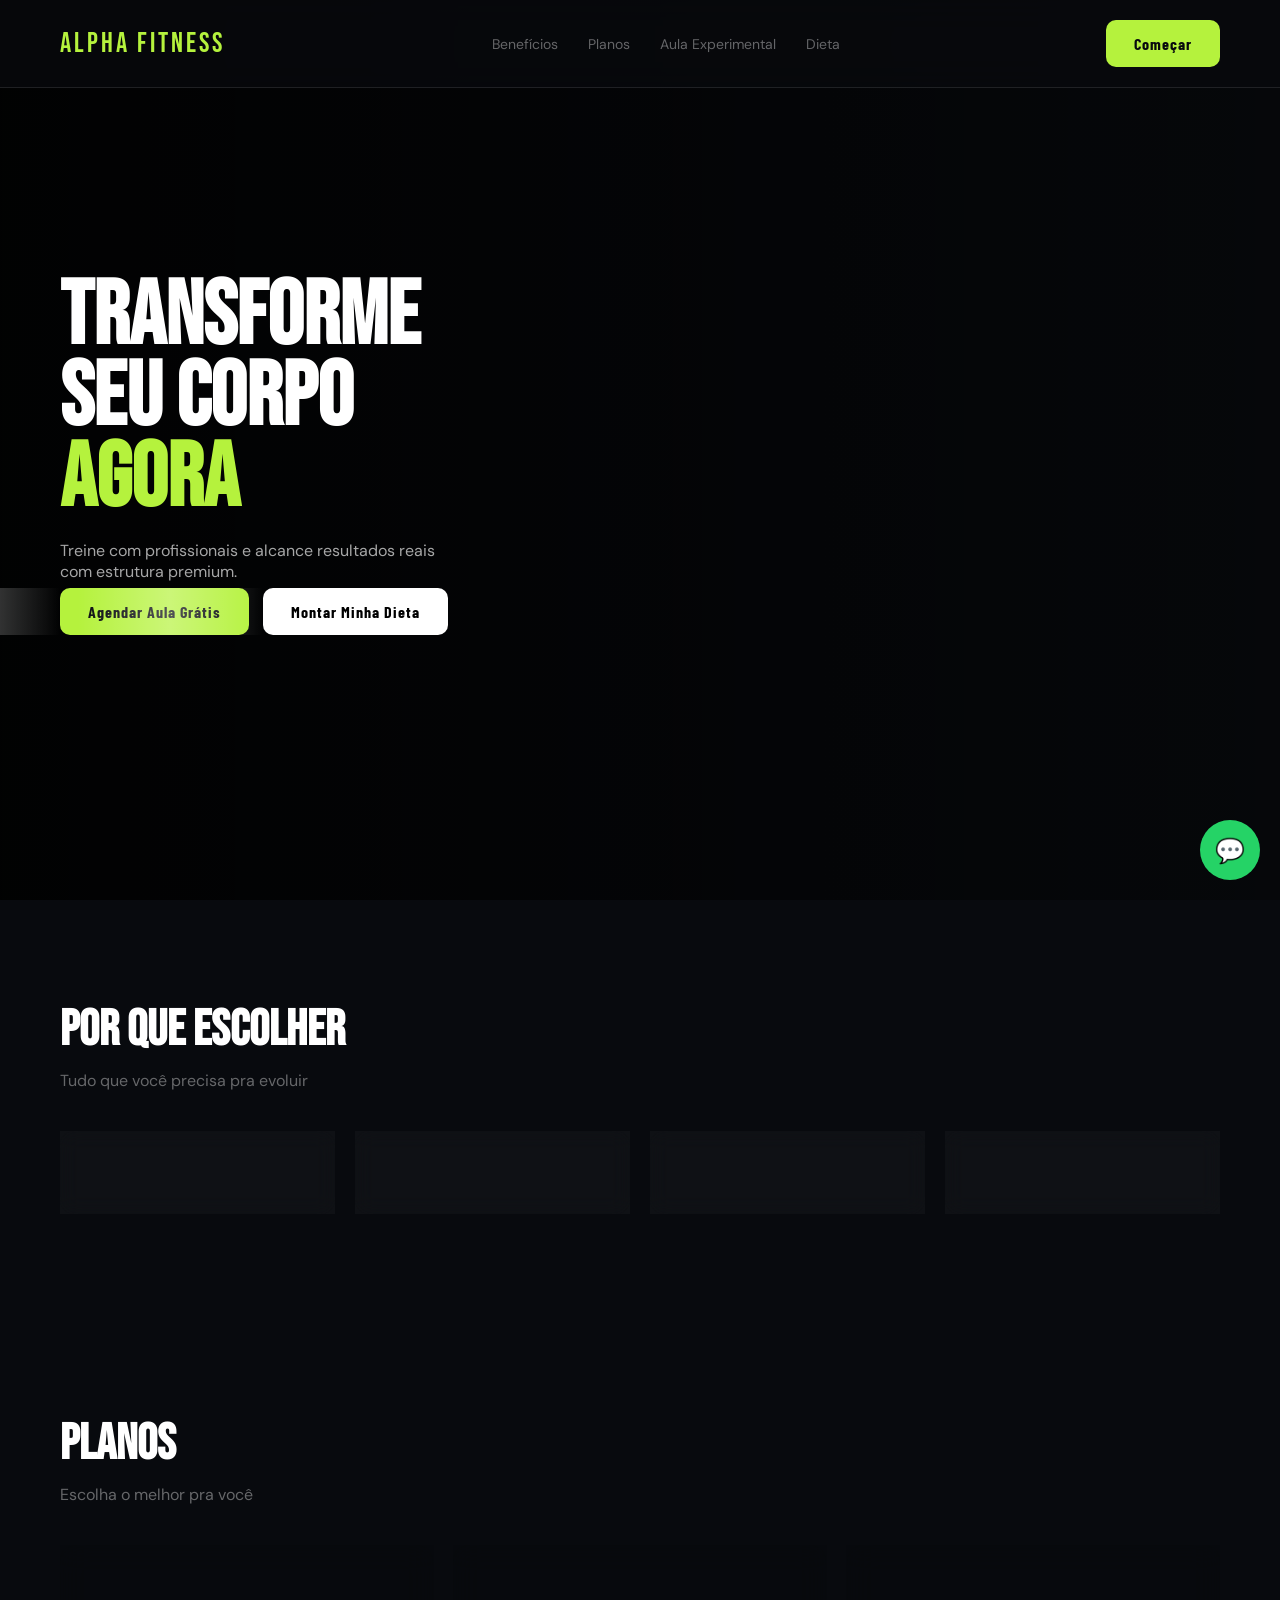
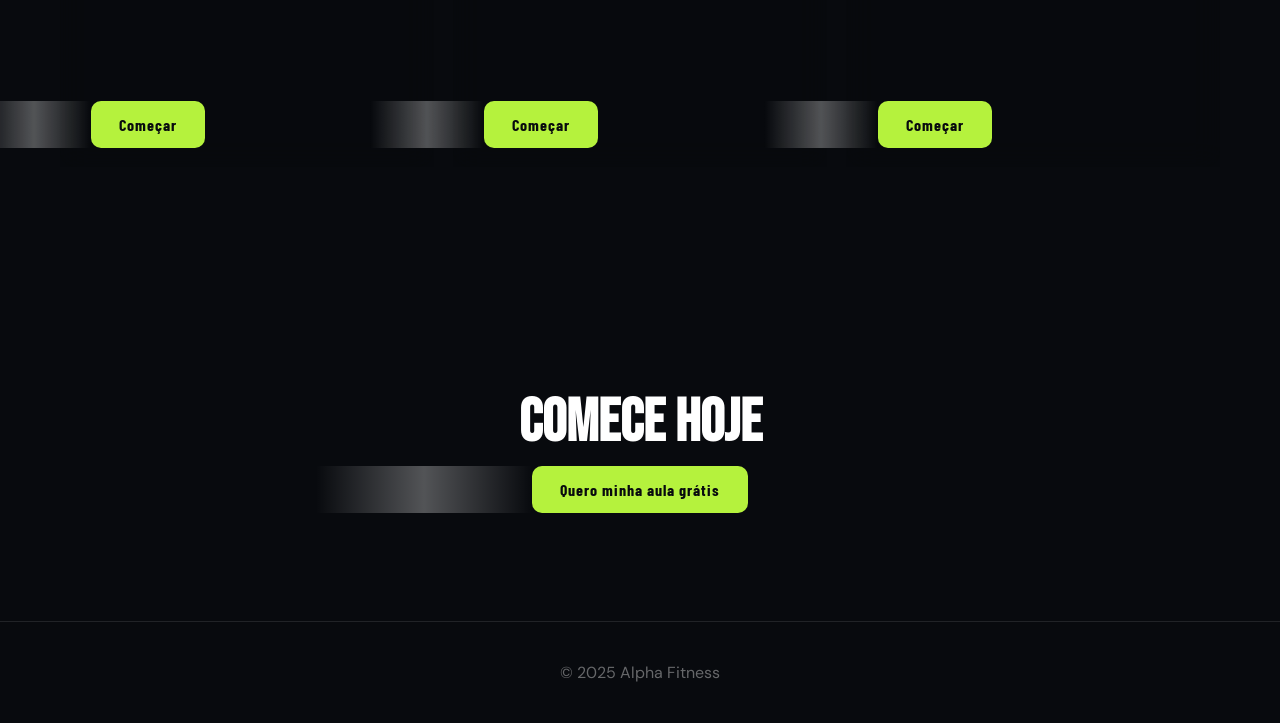
<file: index.html>
<!DOCTYPE html>
<html lang="pt-br">
<head>
<meta charset="UTF-8">
<meta name="viewport" content="width=device-width, initial-scale=1.0">

<title>Alpha Fitness</title>

<link href="https://fonts.googleapis.com/css2?family=Bebas+Neue&family=Barlow+Condensed:wght@400;600;700&family=DM+Sans:wght@300;400;500&display=swap" rel="stylesheet">
<link rel="stylesheet" href="style.css">

</head>



<body>

<nav>
  <div class="logo"><a href="index.html">Alpha Fitness</a> </div>
  <ul class="nav-links">
    <li><a href="#beneficios">Benefícios</a></li>
    <li><a href="#planos">Planos</a></li>
    <li><a href="agendamento.html">Aula Experimental</a></li>
    <li><a href="questionario.html">Dieta</a></li>
  </ul>
  <a href="agendamento.html" class="btn">Começar</a>
  <div class="menu-toggle" id="menuToggle">
  <span></span>
  <span></span>
  <span></span>
</div>
</nav>


<section class="hero">
  <div>
    <h1>Transforme<br>Seu Corpo<br><span>Agora</span></h1>
    <p>Treine com profissionais e alcance resultados reais com estrutura premium.</p>
    <a href="agendamento.html" class="btn">Agendar Aula Grátis</a>
    <a href="questionario.html" class="btn" style="margin-left:10px;background:#fff;color:#000;">
  Montar Minha Dieta
</a>
  </div>
</section>

<section class="section" id="beneficios">
  <h2 class="title">Por que escolher</h2>
  <p class="sub">Tudo que você precisa pra evoluir</p>

  <div class="grid">
    <div class="card">💪 Treinos personalizados</div>
    <div class="card">🔥 Resultados rápidos</div>
    <div class="card">❤️ Saúde e bem-estar</div>
    <div class="card">⚡ Mais energia</div>
  </div>
</section>

<section class="section" id="planos">
  <h2 class="title">Planos</h2>
  <p class="sub">Escolha o melhor pra você</p>

  <div class="grid">
    <div class="plan">
      <h3>Básico</h3>
      <div class="price">R$99,00</div>
      <p>Acesso simples</p>
      <br>
       <a href="questionario.html?plano=basico" class="btn">Começar</a>
    </div>

    <div class="plan">
      <h3>Intermediário</h3>
      <div class="price">R$129,00</div>
      <p>Aulas inclusas</p>
      <br>
      <a href="questionario.html?plano=intermediario" class="btn">Começar</a>
    </div>

    <div class="plan">
      <h3>Premium</h3>
      <div class="price">R$159,00</div>
      <p>Completo</p>
      <br>
       <a href="questionario.html?plano=premium" class="btn">Começar</a>
    </div>
  </div>
</section>

<section class="cta">
  <h2>Comece Hoje</h2>
  <br>
  <a href="agendamento.html" class="btn">Quero minha aula grátis</a>
</section>

<footer>
  © 2025 Alpha Fitness
</footer>

<div class="whats">💬</div>

<div id="pageTransition"></div>

<style>
#pageTransition{
  position:fixed;
  top:0;
  left:0;
  width:100%;
  height:100%;
  background:#080a0e;
  z-index:999;
  pointer-events:none;
  opacity:0;
  transition:.5s;
}

#pageTransition.active{
  opacity:1;
}
</style>

<script>
const transition = document.getElementById("pageTransition");

document.querySelectorAll("a").forEach(link=>{
  link.addEventListener("click",function(e){
    if(this.href && !this.href.includes("#")){
      e.preventDefault();
      transition.classList.add("active");

      setTimeout(()=>{
        window.location.href = this.href;
      },400);
    }
  });
});

window.addEventListener("load",()=>{
  transition.classList.remove("active");
});
</script>
<script>
const menuToggle = document.getElementById("menuToggle");
const navLinks = document.querySelector(".nav-links");

function toggleMenu(){
  menuToggle.classList.toggle("active");
  navLinks.classList.toggle("active");
}

function closeMenu(){
  menuToggle.classList.remove("active");
  navLinks.classList.remove("active");
}

menuToggle.addEventListener("click", toggleMenu);


document.querySelectorAll(".nav-links a").forEach(link=>{
  link.addEventListener("click", closeMenu);
});


document.addEventListener("click", (e)=>{
  if(!navLinks.contains(e.target) && !menuToggle.contains(e.target)){
    closeMenu();
  }
});
</script>

</body>
</html>
</file>
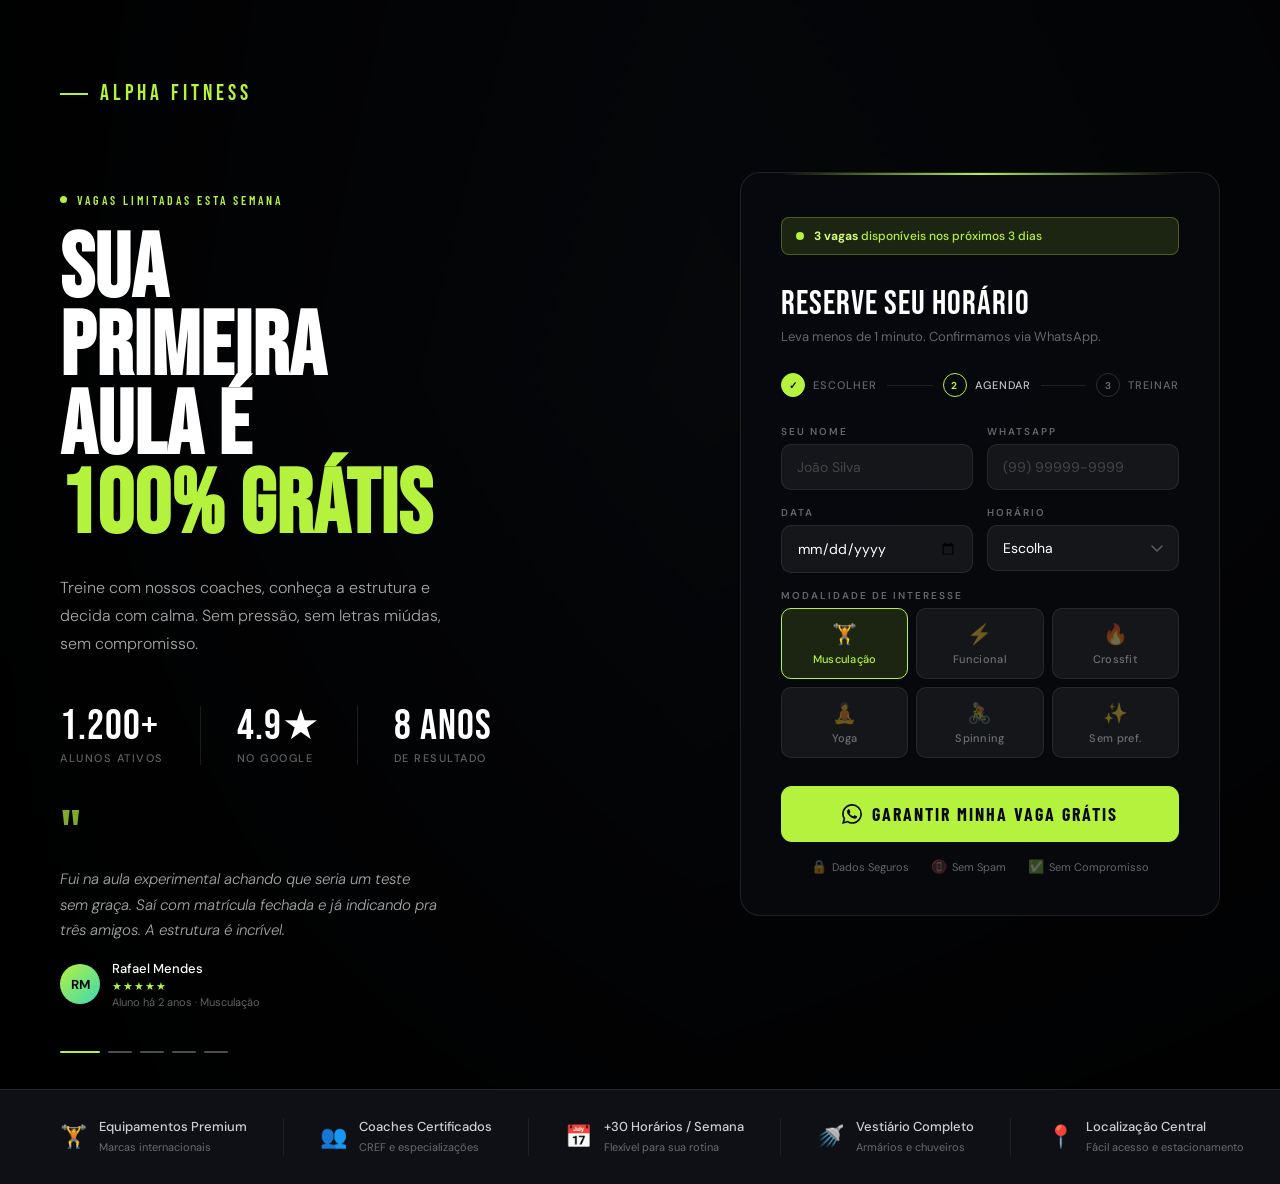
<file: agendamento.html>
<!DOCTYPE html>
<html lang="pt-br">
<head>
<meta charset="UTF-8">
<meta name="viewport" content="width=device-width, initial-scale=1.0">
<title>Aula Experimental Gratuita — Alpha Fitness</title>
<link href="https://fonts.googleapis.com/css2?family=Bebas+Neue&family=Barlow+Condensed:wght@400;600;700&family=DM+Sans:ital,wght@0,300;0,400;0,500;1,300&display=swap" rel="stylesheet">

<style>
*, *::before, *::after { box-sizing: border-box; margin: 0; padding: 0; }

:root {
  --lime: #b5f23d;
  --lime-dim: rgba(181,242,61,0.12);
  --lime-border: rgba(181,242,61,0.28);
  --white: #ffffff;
  --off: rgba(255,255,255,0.65);
  --muted: rgba(255,255,255,0.38);
  --line: rgba(255,255,255,0.1);
  --form-bg: rgba(8,10,14,0.88);
  --input-bg: rgba(255,255,255,0.06);
  --input-hover: rgba(255,255,255,0.1);
}


html { scroll-behavior: smooth; }
body { font-family: 'DM Sans', sans-serif; background: #080a0e; color: var(--white); overflow-x: hidden; }

/* ══ HERO ══ */
.hero {
  position: relative;
  min-height: 100vh;
  display: flex;
  align-items: stretch;
}

/* Slideshow */
.slides { position: absolute; inset: 0; overflow: hidden; }

.slide {
  position: absolute; inset: 0;
  background-size: cover;
  background-position: center;
  opacity: 0;
  transition: opacity 1.8s ease;
  animation: kenBurns 14s ease-in-out infinite;
}

.slide.active { opacity: 1; }
.nav-logo>a{

  text-decoration: none;
  color: var(--lime);
}

@keyframes kenBurns {
  0%   { transform: scale(1.05) translateX(0); }
  100% { transform: scale(1.0) translateX(-1%); }
}

.slide-1 { background-image: url('https://images.unsplash.com/photo-1517836357463-d25dfeac3438?w=1800&auto=format&fit=crop&q=80'); }
.slide-2 { background-image: url('https://images.unsplash.com/photo-1581009146145-b5ef050c2e1e?w=1800&auto=format&fit=crop&q=80'); }
.slide-3 { background-image: url('https://images.unsplash.com/photo-1534258936925-c58bed479fcb?w=1800&auto=format&fit=crop&q=80'); }
.slide-4 { background-image: url('https://images.unsplash.com/photo-1549060279-7e168fcee0c2?w=1800&auto=format&fit=crop&q=80'); }
.slide-5 { background-image: url('https://images.unsplash.com/photo-1583454110551-21f2fa2afe61?w=1800&auto=format&fit=crop&q=80'); }

/* Equinox-style layered overlay */
.overlay {
  position: absolute; inset: 0;
  background:
    linear-gradient(to right, rgba(0,0,0,0.88) 0%, rgba(0,0,0,0.25) 55%, rgba(0,0,0,0.55) 100%),
    linear-gradient(to bottom, rgba(0,0,0,0.15) 0%, transparent 35%, rgba(0,0,0,0.65) 100%);
  z-index: 1;
}

/* Slide dots */
.slide-dots {
  position: absolute;
  bottom: 36px; left: 60px;
  display: flex; gap: 8px;
  z-index: 10;
}

.dot {
  width: 24px; height: 2px;
  background: rgba(255,255,255,0.3);
  border-radius: 2px;
  cursor: pointer;
  transition: background 0.3s, width 0.35s;
}
.dot.active { background: var(--lime); width: 40px; }

/* ══ LAYOUT ══ */
.content {
  position: relative; z-index: 2;
  display: grid;
  grid-template-columns: 1fr 480px;
  width: 100%; padding: 0 60px;
  gap: 80px; align-items: center;
}

/* ══ LEFT ══ */
.copy { padding: 80px 0; }

.nav-logo {
  font-family: 'Bebas Neue', sans-serif;
  font-size: 22px; letter-spacing: 4px;
  margin-bottom: 80px;
  display: flex; align-items: center; gap: 12px;
}
.nav-logo span { display: block; width: 28px; height: 2px; background: var(--lime); }

.eyebrow {
  display: inline-flex; align-items: center; gap: 10px;
  font-family: 'Barlow Condensed', sans-serif;
  font-size: 12px; font-weight: 600; letter-spacing: 3px;
  text-transform: uppercase; color: var(--lime); margin-bottom: 24px;
}
.eyebrow::before {
  content: ''; display: block;
  width: 7px; height: 7px;
  background: var(--lime); border-radius: 50%;
  animation: blink 2s ease-in-out infinite;
}
@keyframes blink { 0%,100%{opacity:1} 50%{opacity:0.3} }

.headline {
  font-family: 'Bebas Neue', sans-serif;
  font-size: clamp(64px, 7vw, 104px);
  line-height: 0.88; letter-spacing: 1px; margin-bottom: 28px;
}
.headline .accent { color: var(--lime); }

.subhead {
  font-size: 16px; font-weight: 300; line-height: 1.75;
  color: var(--off); max-width: 400px; margin-bottom: 48px;
}

/* Stats */
.stats { display: flex; gap: 0; margin-bottom: 52px; }

.stat { padding-right: 36px; margin-right: 36px; border-right: 1px solid var(--line); }
.stat:last-child { border-right: none; margin-right: 0; padding-right: 0; }

.stat-num {
  font-family: 'Bebas Neue', sans-serif;
  font-size: 42px; color: var(--white);
  letter-spacing: 1px; line-height: 1; display: block;
}
.stat-label {
  font-size: 11px; font-weight: 500;
  text-transform: uppercase; letter-spacing: 1.5px;
  color: var(--muted); display: block; margin-top: 3px;
}

/* Testimonial */
.testimonial { max-width: 380px; }

.quote-mark {
  font-family: 'Bebas Neue', sans-serif;
  font-size: 64px; color: var(--lime);
  line-height: 0.6; display: block; margin-bottom: 12px; opacity: 0.7;
}
.quote-text {
  font-size: 15px; font-style: italic; font-weight: 300;
  line-height: 1.7; color: var(--off); margin-bottom: 16px;
}
.quote-author { display: flex; align-items: center; gap: 12px; }

.avatar {
  width: 40px; height: 40px; border-radius: 50%;
  background: linear-gradient(135deg, var(--lime), #3dd9b5);
  display: flex; align-items: center; justify-content: center;
  font-size: 13px; font-weight: 700; color: #080a0e; flex-shrink: 0;
}
.author-name { font-size: 13px; font-weight: 500; }
.author-sub  { font-size: 11px; color: var(--muted); margin-top: 2px; }
.stars { color: var(--lime); font-size: 11px; letter-spacing: 1px; margin-top: 2px; }

/* ══ FORM PANEL ══ */
.form-panel {
  background: var(--form-bg);
  backdrop-filter: blur(24px);
  -webkit-backdrop-filter: blur(24px);
  border: 1px solid var(--line);
  border-radius: 20px;
  padding: 44px 40px 40px;
  margin: 48px 0;
  position: relative; overflow: hidden;
}

.form-panel::before {
  content: '';
  position: absolute; top: 0; left: 40px; right: 40px;
  height: 2px;
  background: linear-gradient(90deg, transparent, var(--lime), transparent);
}

.urgency-strip {
  display: flex; align-items: center; gap: 10px;
  background: var(--lime-dim); border: 1px solid var(--lime-border);
  border-radius: 8px; padding: 10px 14px; margin-bottom: 28px;
  font-size: 12px; color: var(--lime); font-weight: 500;
}
.urgency-strip strong { color: #d4ff7a; }
.urgency-dot {
  width: 8px; height: 8px; background: var(--lime);
  border-radius: 50%; flex-shrink: 0;
  animation: blink 1.5s ease-in-out infinite;
}

.form-title {
  font-family: 'Bebas Neue', sans-serif;
  font-size: 34px; letter-spacing: 1px; margin-bottom: 4px;
}
.form-sub { font-size: 13px; color: var(--muted); margin-bottom: 28px; }

/* Steps */
.steps { display: flex; align-items: center; margin-bottom: 28px; }
.stp {
  display: flex; align-items: center; gap: 8px;
  font-size: 11px; font-weight: 500;
  text-transform: uppercase; letter-spacing: 1px; color: var(--muted);
}
.stp-n {
  width: 24px; height: 24px; border-radius: 50%;
  border: 1px solid rgba(255,255,255,0.15);
  display: flex; align-items: center; justify-content: center;
  font-size: 10px; font-weight: 700; flex-shrink: 0;
}
.stp.done .stp-n  { background: var(--lime); border-color: var(--lime); color: #080a0e; }
.stp.active .stp-n { border-color: var(--lime); color: var(--lime); }
.stp.active { color: rgba(255,255,255,0.75); }
.stp-line { flex: 1; height: 1px; background: rgba(255,255,255,0.1); margin: 0 10px; }

/* Fields */
.form-rows { display: flex; flex-direction: column; gap: 16px; }
.grid2 { display: grid; grid-template-columns: 1fr 1fr; gap: 14px; }
.full  { grid-column: 1 / -1; }
.fg { display: flex; flex-direction: column; gap: 6px; }

label.lbl {
  font-size: 10px; font-weight: 600;
  text-transform: uppercase; letter-spacing: 2px; color: var(--muted);
}

input, select {
  width: 100%; background: var(--input-bg);
  border: 1px solid rgba(255,255,255,0.08);
  border-radius: 10px; padding: 13px 15px;
  color: var(--white); font-family: 'DM Sans', sans-serif;
  font-size: 14px; outline: none;
  -webkit-appearance: none; appearance: none;
  transition: border-color 0.2s, background 0.2s, box-shadow 0.2s;
}
input::placeholder { color: rgba(255,255,255,0.2); }
input:hover, select:hover { background: var(--input-hover); }
input:focus, select:focus {
  border-color: var(--lime-border);
  background: rgba(181,242,61,0.05);
  box-shadow: 0 0 0 3px rgba(181,242,61,0.07);
}
select {
  background-image: url("data:image/svg+xml,%3Csvg xmlns='http://www.w3.org/2000/svg' width='12' height='7' viewBox='0 0 12 7'%3E%3Cpath d='M1 1l5 5 5-5' stroke='rgba(255,255,255,0.3)' stroke-width='1.5' fill='none' stroke-linecap='round' stroke-linejoin='round'/%3E%3C/svg%3E");
  background-repeat: no-repeat; background-position: right 15px center;
  padding-right: 40px; cursor: pointer;
}
select option { background: #111318; color: #fff; }

/* Modalidades */
.mods { display: grid; grid-template-columns: repeat(3,1fr); gap: 8px; }
.mod {
  background: var(--input-bg); border: 1px solid rgba(255,255,255,0.08);
  border-radius: 10px; padding: 12px 6px; text-align: center;
  cursor: pointer; transition: all 0.18s; font-size: 11px;
  font-weight: 500; color: var(--muted); user-select: none; letter-spacing: 0.3px;
}
.mod .mi { display: block; font-size: 20px; margin-bottom: 5px; }
.mod:hover { border-color: var(--lime-border); color: rgba(255,255,255,0.8); background: var(--lime-dim); }
.mod.on   { border-color: var(--lime); background: var(--lime-dim); color: var(--lime); }

/* CTA */
.btn {
  width: 100%; background: var(--lime); color: #080a0e;
  border: none; border-radius: 11px; padding: 17px 24px;
  font-family: 'Barlow Condensed', sans-serif;
  font-size: 18px; font-weight: 700; letter-spacing: 2px;
  text-transform: uppercase; cursor: pointer;
  display: flex; align-items: center; justify-content: center; gap: 10px;
  margin-top: 28px; position: relative; overflow: hidden;
  transition: background 0.2s, transform 0.15s;
}
.btn::after {
  content: ''; position: absolute;
  top: 0; left: -100%; width: 100%; height: 100%;
  background: linear-gradient(90deg, transparent, rgba(255,255,255,0.25), transparent);
  transition: left 0.45s;
}
.btn:hover { background: #ccff52; transform: translateY(-1px); }
.btn:hover::after { left: 100%; }
.btn:active { transform: scale(0.99); }

.trust { display: flex; justify-content: center; gap: 22px; margin-top: 16px; }
.ti { display: flex; align-items: center; gap: 5px; font-size: 11px; color: var(--muted); }
.ti .ic { font-size: 13px; }

/* ══ STRIP ══ */
.strip {
  background: #0e1015; border-top: 1px solid var(--line);
  padding: 28px 60px; display: flex; align-items: center;
  gap: 0; overflow-x: auto;
}
.strip-item {
  display: flex; align-items: center; gap: 12px;
  padding: 0 36px; border-right: 1px solid rgba(255,255,255,0.07);
  flex-shrink: 0; white-space: nowrap;
}
.strip-item:first-child { padding-left: 0; }
.strip-item:last-child  { border-right: none; }
.strip-icon { font-size: 22px; }
.strip-text p    { font-size: 13px; font-weight: 500; color: rgba(255,255,255,0.8); }
.strip-text span { font-size: 11px; color: var(--muted); }

/* ══ RESPONSIVE ══ */
@media (max-width: 1000px) {
  .content { grid-template-columns: 1fr; padding: 0 28px; gap: 0; }
  .copy { padding: 60px 0 40px; }
  .nav-logo { margin-bottom: 48px; }
  .headline { font-size: clamp(60px, 12vw, 80px); }
  .form-panel { margin: 0 0 60px 0; }
  .slide-dots { left: 28px; }
  .stats { flex-wrap: wrap; gap: 24px; }
  .stat { border-right: none; padding-right: 0; margin-right: 0; }
  .overlay { background: linear-gradient(to bottom, rgba(0,0,0,0.25) 0%, rgba(0,0,0,0.75) 100%); }
  .strip { padding: 20px 28px; }
}

@media (max-width: 480px) {
  .grid2 { grid-template-columns: 1fr; }
  .mods  { grid-template-columns: repeat(3,1fr); gap: 6px; }
  .form-panel { padding: 32px 24px 28px; }
  .trust { flex-wrap: wrap; gap: 12px; }
  .strip-item { padding: 0 20px; }
}

/* ══ ENTRANCE ANIMATIONS ══ */
@keyframes fadeUp {
  from { opacity:0; transform: translateY(22px); }
  to   { opacity:1; transform: translateY(0); }
}
.eyebrow     { animation: fadeUp 0.7s 0.1s both; }
.headline    { animation: fadeUp 0.7s 0.2s both; }
.subhead     { animation: fadeUp 0.7s 0.3s both; }
.stats       { animation: fadeUp 0.7s 0.4s both; }
.testimonial { animation: fadeUp 0.7s 0.5s both; }
.form-panel  { animation: fadeUp 0.7s 0.25s both; }
</style>
</head>

<body>

<div class="hero">

  <div class="slides">
    <div class="slide slide-1 active"></div>
    <div class="slide slide-2"></div>
    <div class="slide slide-3"></div>
    <div class="slide slide-4"></div>
    <div class="slide slide-5"></div>
  </div>

  <div class="overlay"></div>

  <div class="slide-dots" id="dots">
    <div class="dot active" data-i="0"></div>
    <div class="dot" data-i="1"></div>
    <div class="dot" data-i="2"></div>
    <div class="dot" data-i="3"></div>
    <div class="dot" data-i="4"></div>
  </div>

  <div class="content">

    <!-- LEFT: COPY -->
    <div class="copy">

      <div class="nav-logo"><span></span><a href="index.html">Alpha Fitness</a> </div>

      <div class="eyebrow">Vagas Limitadas Esta Semana</div>

      <h1 class="headline">
        Sua<br>Primeira<br>Aula É<br>
        <span class="accent">100% Grátis</span>
      </h1>

      <p class="subhead">
        Treine com nossos coaches, conheça a estrutura e decida com calma. Sem pressão, sem letras miúdas, sem compromisso.
      </p>

      <div class="stats">
        <div class="stat">
          <span class="stat-num">1.200+</span>
          <span class="stat-label">Alunos Ativos</span>
        </div>
        <div class="stat">
          <span class="stat-num">4.9★</span>
          <span class="stat-label">No Google</span>
        </div>
        <div class="stat">
          <span class="stat-num">8 anos</span>
          <span class="stat-label">De Resultado</span>
        </div>
      </div>

      <div class="testimonial">
        <span class="quote-mark">"</span>
        <p class="quote-text">Fui na aula experimental achando que seria um teste sem graça. Saí com matrícula fechada e já indicando pra três amigos. A estrutura é incrível.</p>
        <div class="quote-author">
          <div class="avatar">RM</div>
          <div>
            <div class="author-name">Rafael Mendes</div>
            <div class="stars">★★★★★</div>
            <div class="author-sub">Aluno há 2 anos · Musculação</div>
          </div>
        </div>
      </div>

    </div>

    <!-- RIGHT: FORM -->
    <div class="form-panel">

      <div class="urgency-strip">
        <div class="urgency-dot"></div>
        <span><strong>3 vagas</strong> disponíveis nos próximos 3 dias</span>
      </div>

      <div class="form-title">Reserve Seu Horário</div>
      <div class="form-sub">Leva menos de 1 minuto. Confirmamos via WhatsApp.</div>

      <div class="steps">
        <div class="stp done"><div class="stp-n">✓</div><span>Escolher</span></div>
        <div class="stp-line"></div>
        <div class="stp active"><div class="stp-n">2</div><span>Agendar</span></div>
        <div class="stp-line"></div>
        <div class="stp"><div class="stp-n">3</div><span>Treinar</span></div>
      </div>

      <form id="form">
        <div class="form-rows">

          <div class="grid2">
            <div class="fg">
              <label class="lbl">Seu nome</label>
              <input type="text" id="nome" placeholder="João Silva" required>
            </div>
            <div class="fg">
              <label class="lbl">WhatsApp</label>
              <input type="tel" id="tel" placeholder="(99) 99999-9999" required>
            </div>
          </div>

          <div class="grid2">
            <div class="fg">
              <label class="lbl">Data</label>
              <input type="date" id="data" required>
            </div>
            <div class="fg">
              <label class="lbl">Horário</label>
              <select id="hora" required>
                <option value="" disabled selected>Escolha</option>
                <option value="06:00">06:00 — Manhã Cedo</option>
                <option value="07:00">07:00 — Manhã</option>
                <option value="08:00">08:00 — Manhã</option>
                <option value="09:00">09:00 — Manhã</option>
                <option value="10:00">10:00 — Manhã</option>
                <option value="12:00">12:00 — Almoço</option>
                <option value="17:00">17:00 — Tarde</option>
                <option value="18:00">18:00 — Tarde</option>
                <option value="19:00">19:00 — Prime Time 🔥</option>
                <option value="20:00">20:00 — Noite</option>
                <option value="21:00">21:00 — Noite</option>
              </select>
            </div>
          </div>

          <div class="fg full">
            <label class="lbl">Modalidade de interesse</label>
            <div class="mods" id="mods">
              <div class="mod on" data-m="Musculação"><span class="mi">🏋️</span>Musculação</div>
              <div class="mod" data-m="Funcional"><span class="mi">⚡</span>Funcional</div>
              <div class="mod" data-m="Crossfit"><span class="mi">🔥</span>Crossfit</div>
              <div class="mod" data-m="Yoga"><span class="mi">🧘</span>Yoga</div>
              <div class="mod" data-m="Spinning"><span class="mi">🚴</span>Spinning</div>
              <div class="mod" data-m="Sem preferência"><span class="mi">✨</span>Sem pref.</div>
            </div>
          </div>

        </div>

        <button type="submit" class="btn">
          <svg width="20" height="20" viewBox="0 0 24 24" fill="currentColor">
            <path d="M17.472 14.382c-.297-.149-1.758-.867-2.03-.967-.273-.099-.471-.148-.67.15-.197.297-.767.966-.94 1.164-.173.199-.347.223-.644.075-.297-.15-1.255-.463-2.39-1.475-.883-.788-1.48-1.761-1.653-2.059-.173-.297-.018-.458.13-.606.134-.133.298-.347.446-.52.149-.174.198-.298.298-.497.099-.198.05-.371-.025-.52-.075-.149-.669-1.612-.916-2.207-.242-.579-.487-.5-.669-.51-.173-.008-.371-.01-.57-.01-.198 0-.52.074-.792.372-.272.297-1.04 1.016-1.04 2.479 0 1.462 1.065 2.875 1.213 3.074.149.198 2.096 3.2 5.077 4.487.709.306 1.262.489 1.694.625.712.227 1.36.195 1.871.118.571-.085 1.758-.719 2.006-1.413.248-.694.248-1.289.173-1.413-.074-.124-.272-.198-.57-.347m-5.421 7.403h-.004a9.87 9.87 0 01-5.031-1.378l-.361-.214-3.741.982.998-3.648-.235-.374a9.86 9.86 0 01-1.51-5.26c.001-5.45 4.436-9.884 9.888-9.884 2.64 0 5.122 1.03 6.988 2.898a9.825 9.825 0 012.893 6.994c-.003 5.45-4.437 9.884-9.885 9.884m8.413-18.297A11.815 11.815 0 0012.05 0C5.495 0 .16 5.335.157 11.892c0 2.096.547 4.142 1.588 5.945L.057 24l6.305-1.654a11.882 11.882 0 005.683 1.448h.005c6.554 0 11.89-5.335 11.893-11.893a11.821 11.821 0 00-3.48-8.413Z"/>
          </svg>
          Garantir Minha Vaga Grátis
        </button>

        <div class="trust">
          <div class="ti"><span class="ic">🔒</span> Dados Seguros</div>
          <div class="ti"><span class="ic">📵</span> Sem Spam</div>
          <div class="ti"><span class="ic">✅</span> Sem Compromisso</div>
        </div>
      </form>

    </div>
  </div>

</div>

<!-- Benefits strip -->
<div class="strip">
  <div class="strip-item">
    <div class="strip-icon">🏋️</div>
    <div class="strip-text"><p>Equipamentos Premium</p><span>Marcas internacionais</span></div>
  </div>
  <div class="strip-item">
    <div class="strip-icon">👥</div>
    <div class="strip-text"><p>Coaches Certificados</p><span>CREF e especializações</span></div>
  </div>
  <div class="strip-item">
    <div class="strip-icon">📅</div>
    <div class="strip-text"><p>+30 Horários / Semana</p><span>Flexível para sua rotina</span></div>
  </div>
  <div class="strip-item">
    <div class="strip-icon">🚿</div>
    <div class="strip-text"><p>Vestiário Completo</p><span>Armários e chuveiros</span></div>
  </div>
  <div class="strip-item">
    <div class="strip-icon">📍</div>
    <div class="strip-text"><p>Localização Central</p><span>Fácil acesso e estacionamento</span></div>
  </div>
</div>

<script>
// ── SLIDESHOW ──
const slides = document.querySelectorAll('.slide');
const dots   = document.querySelectorAll('.dot');
let cur = 0, timer;

function goTo(n) {
  slides[cur].classList.remove('active');
  dots[cur].classList.remove('active');
  cur = n;
  slides[cur].classList.add('active');
  dots[cur].classList.add('active');
}
function next() { goTo((cur + 1) % slides.length); }
timer = setInterval(next, 6000);
dots.forEach(d => d.addEventListener('click', () => {
  clearInterval(timer);
  goTo(+d.dataset.i);
  timer = setInterval(next, 6000);
}));

// ── DATE MIN ──
const dd = new Date(); dd.setDate(dd.getDate() + 1);
document.getElementById('data').min = dd.toISOString().split('T')[0];

// ── PHONE MASK ──
document.getElementById('tel').addEventListener('input', function() {
  let v = this.value.replace(/\D/g,'');
  if (v.length > 11) v = v.slice(0,11);
  if (v.length > 2) v = '(' + v.slice(0,2) + ') ' + v.slice(2);
  if (v.length > 10) v = v.slice(0,10) + '-' + v.slice(10);
  this.value = v;
});

// ── MODALIDADE ──
let mod = 'Musculação';
document.querySelectorAll('.mod').forEach(b => {
  b.addEventListener('click', () => {
    document.querySelectorAll('.mod').forEach(x => x.classList.remove('on'));
    b.classList.add('on'); mod = b.dataset.m;
  });
});

// ── SUBMIT ──
document.getElementById('form').addEventListener('submit', e => {
  e.preventDefault();
  const nome = document.getElementById('nome').value.trim();
  const tel  = document.getElementById('tel').value.trim();
  const data = document.getElementById('data').value;
  const hora = document.getElementById('hora').value;
  const [a,m,d2] = data.split('-');
  const msg = encodeURIComponent(
    `Olá! Quero agendar minha *aula experimental gratuita* na Alpha Fitness 🏋️\n\n` +
    `👤 *Nome:* ${nome}\n📱 *Telefone:* ${tel}\n` +
    `📅 *Data:* ${d2}/${m}/${a}\n⏰ *Horário:* ${hora}\n🎯 *Modalidade:* ${mod}\n\nAguardo a confirmação! 💪`
  );
  window.open(`https://wa.me/5599999999999?text=${msg}`, '_blank');
});
</script>

<div id="pageTransition"></div>

<style>
#pageTransition{
  position:fixed;
  top:0;
  left:0;
  width:100%;
  height:100%;
  background:#080a0e;
  z-index:999;
  pointer-events:none;
  opacity:0;
  transition:.5s;
}

#pageTransition.active{
  opacity:1;
}
</style>

<script>
const transition = document.getElementById("pageTransition");

document.querySelectorAll("a").forEach(link=>{
  link.addEventListener("click",function(e){
    if(this.href && !this.href.includes("#")){
      e.preventDefault();
      transition.classList.add("active");

      setTimeout(()=>{
        window.location.href = this.href;
      },400);
    }
  });
});

window.addEventListener("load",()=>{
  transition.classList.remove("active");
});
</script>

</body>
</html>
</file>
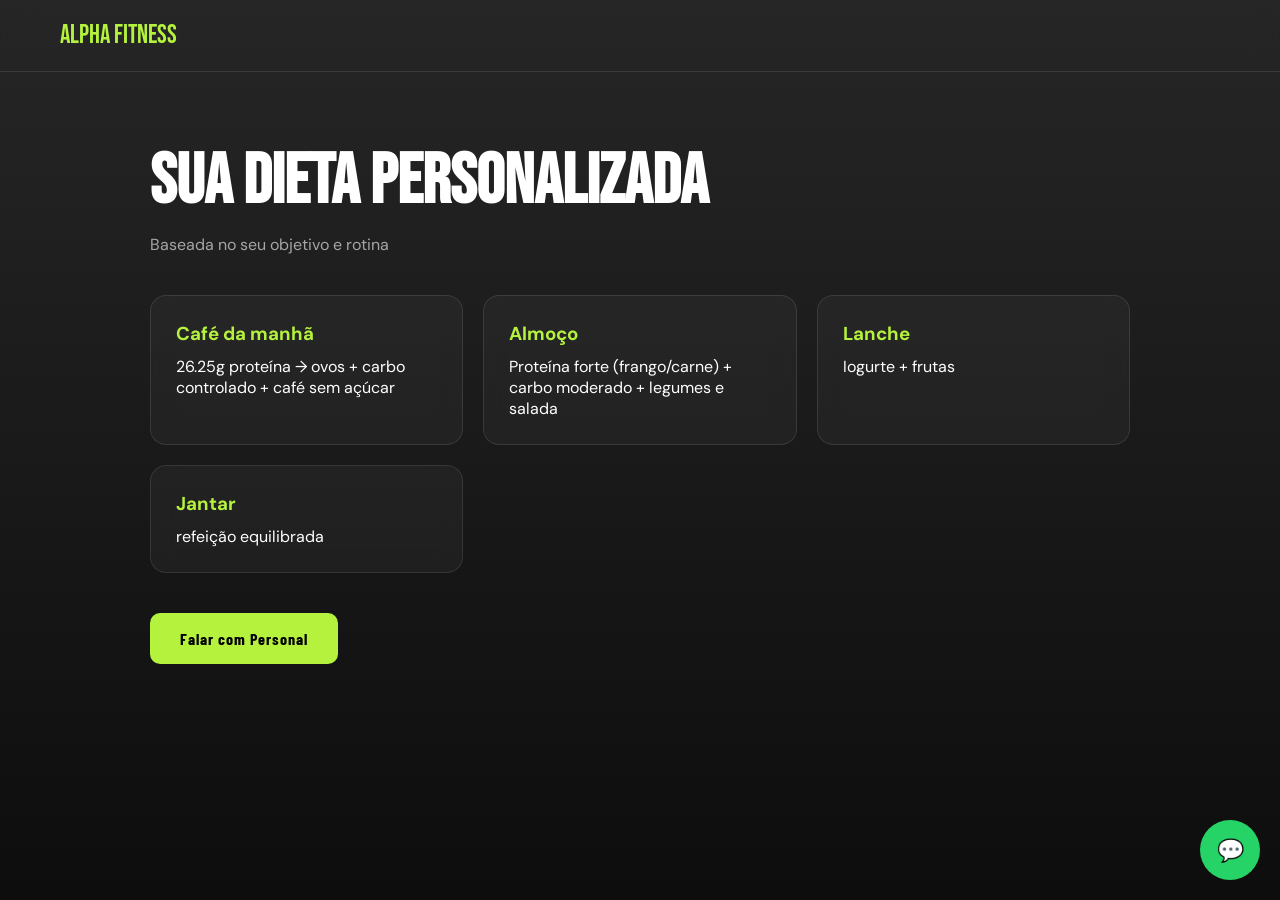
<file: dieta.html>
<!DOCTYPE html>
<html lang="pt-br">
<head>
<meta charset="UTF-8">
<meta name="viewport" content="width=device-width, initial-scale=1.0">

<title>Sua Dieta - Alpha Fitness</title>

<link href="https://fonts.googleapis.com/css2?family=Bebas+Neue&family=Barlow+Condensed:wght@400;600;700&family=DM+Sans:wght@300;400;500&display=swap" rel="stylesheet">

<style>
*{margin:0;padding:0;box-sizing:border-box;}

:root{
  --lime:#b5f23d;
  --white:#fff;
  --muted:rgba(255,255,255,0.6);
  --line:rgba(255,255,255,0.1);
  --bg:#080a0e;
}

body{
  font-family:'DM Sans',sans-serif;
  color:var(--white);
  background:
  linear-gradient(rgba(0,0,0,0.85),rgba(0,0,0,0.95)),
  url('https://images.unsplash.com/photo-1546069901-ba9599a7e63c?w=1800') center/cover;
  min-height:100vh;
}

/* NAV */
nav{
  position:fixed;
  width:100%;
  padding:20px 60px;
  display:flex;
  justify-content:space-between;
  backdrop-filter:blur(12px);
  border-bottom:1px solid var(--line);
  z-index:10;
}

/* CONTAINER */
.container{
  padding:140px 60px 80px;
  max-width:1100px;
  margin:auto;
}

/* TITLE */
h1{
  font-family:'Bebas Neue';
  font-size:70px;
  margin-bottom:10px;
}

.sub{
  color:var(--muted);
  margin-bottom:40px;
}

/* GRID */
.grid{
  display:grid;
  grid-template-columns:repeat(auto-fit,minmax(260px,1fr));
  gap:20px;
}

/* CARD (SCROLL REVEAL PREMIUM) */
.card{
  background:rgba(255,255,255,0.04);
  border:1px solid var(--line);
  border-radius:16px;
  padding:25px;
  backdrop-filter:blur(12px);

  opacity:0;
  transform:translateY(40px) scale(0.98);
  transition:
    opacity .8s cubic-bezier(.16,1,.3,1),
    transform .8s cubic-bezier(.16,1,.3,1);
}

.card.show{
  opacity:1;
  transform:translateY(0) scale(1);
}

.card:hover{
  transform:translateY(-6px) scale(1.02);
  border-color:rgba(181,242,61,0.3);
}

.card h3{
  color:var(--lime);
  margin-bottom:10px;
}

/* BUTTON */
.btn{
  display:inline-block;
  margin-top:40px;
  background:var(--lime);
  color:#000;
  padding:16px 30px;
  border-radius:10px;
  text-decoration:none;
  font-family:'Barlow Condensed';
  font-weight:700;
  letter-spacing:1px;
  position:relative;
  overflow:hidden;
}

.btn::after{
  content:'';
  position:absolute;
  left:-100%;
  top:0;
  width:100%;
  height:100%;
  background:linear-gradient(90deg,transparent,rgba(255,255,255,0.3),transparent);
  transition:.4s;
}

.btn:hover::after{
  left:100%;
}

/* WHATS FLOAT */
.whats{
  position:fixed;
  bottom:20px;
  right:20px;
  background:#25d366;
  width:60px;
  height:60px;
  border-radius:50%;
  display:flex;
  align-items:center;
  justify-content:center;
  font-size:22px;
}

.logo a{
  color: var(--lime);
  text-decoration: none;
  font-family: 'Bebas Neue';
  font-size: 26px;
}

</style>
</head>

<body>

<nav>
  <div class="logo">
    <a href="index.html">Alpha Fitness</a> 
  </div>
</nav>

<div class="container">

  <h1>Sua Dieta Personalizada</h1>
  <p class="sub">Baseada no seu objetivo e rotina</p>

  <div class="grid" id="dietContent"></div>

  <a id="whatsBtn" class="btn">Falar com Personal</a>

</div>

<div class="whats">💬</div>

<script>
/* =========================
   DADOS DO USUÁRIO
========================= */
const dados = JSON.parse(localStorage.getItem("dadosUsuario")) || {};

const peso = parseFloat(dados.peso) || 70;
const objetivo = dados.objetivo || "manter";
const tempo = dados.tempo || "1h";
const disposicao = dados.disposicao || "Média";

/* =========================
   LÓGICA INTELIGENTE
========================= */

// quantidade de proteína baseada no objetivo
let proteinaBase = 0;

if(objetivo === "hipertrofia") proteinaBase = 2.2;
if(objetivo === "emagrecer") proteinaBase = 1.8;
if(objetivo === "manter") proteinaBase = 1.5;

// ajuste por disposição
if(disposicao === "Alta") proteinaBase += 0.2;
if(disposicao === "Baixa") proteinaBase -= 0.2;

// cálculo final
const proteinaTotal = Math.round(peso * proteinaBase);

/* ajuste de carboidrato */
let carbNivel = "moderado";

if(objetivo === "hipertrofia") carbNivel = "alto";
if(objetivo === "emagrecer") carbNivel = "baixo";

if(tempo === "2h+") carbNivel = "alto";
if(tempo === "30min" && objetivo !== "hipertrofia") carbNivel = "baixo";

/* =========================
   DIETA DINÂMICA
========================= */

function gerarDieta(){
  return [
    {
      titulo:"Café da manhã",
      desc:`
      ${proteinaTotal/4}g proteína → ovos
      + carbo ${carbNivel === "alto" ? "alto (aveia + banana)" : "controlado"}
      + café sem açúcar
      `
    },

    {
      titulo:"Almoço",
      desc:`
      Proteína forte (frango/carne)
      + carbo ${carbNivel}
      + legumes e salada
      `
    },

    {
      titulo:"Lanche",
      desc:`
      ${disposicao === "Alta" ? "Whey + banana + aveia" : "Iogurte + frutas"}
      `
    },

    {
      titulo:"Jantar",
      desc:`
      ${objetivo === "emagrecer" ? "baixo carbo + proteína leve" :
        objetivo === "hipertrofia" ? "refeição completa com carbo" :
        "refeição equilibrada"}
      `
    }
  ];
}

/* =========================
   RENDER
========================= */

const container = document.getElementById("dietContent");

const dietaFinal = gerarDieta();

dietaFinal.forEach((item)=>{
  container.innerHTML += `
    <div class="card">
      <h3>${item.titulo}</h3>
      <p>${item.desc}</p>
    </div>
  `;
});

/* =========================
   SCROLL REVEAL
========================= */

const observer = new IntersectionObserver((entries)=>{
  entries.forEach(entry=>{
    if(entry.isIntersecting){
      entry.target.classList.add("show");
    }
  });
},{ threshold:0.15 });

document.querySelectorAll(".card").forEach((el, i)=>{
  el.style.transitionDelay = (i * 0.08) + "s";
  observer.observe(el);
});

/* =========================
   WHATSAPP PERSONALIZADO
========================= */

const numero = "5567999999999"; // TROCAR

const msg = encodeURIComponent(
`Olá! Fiz minha dieta no site.

📊 Dados:
Peso: ${peso}kg
Objetivo: ${objetivo}
Tempo: ${tempo}
Disposição: ${disposicao}

Quero acompanhamento profissional.`
);

document.getElementById("whatsBtn").href =
  `https://wa.me/${numero}?text=${msg}`;
</script>

</body>
</html>
</file>
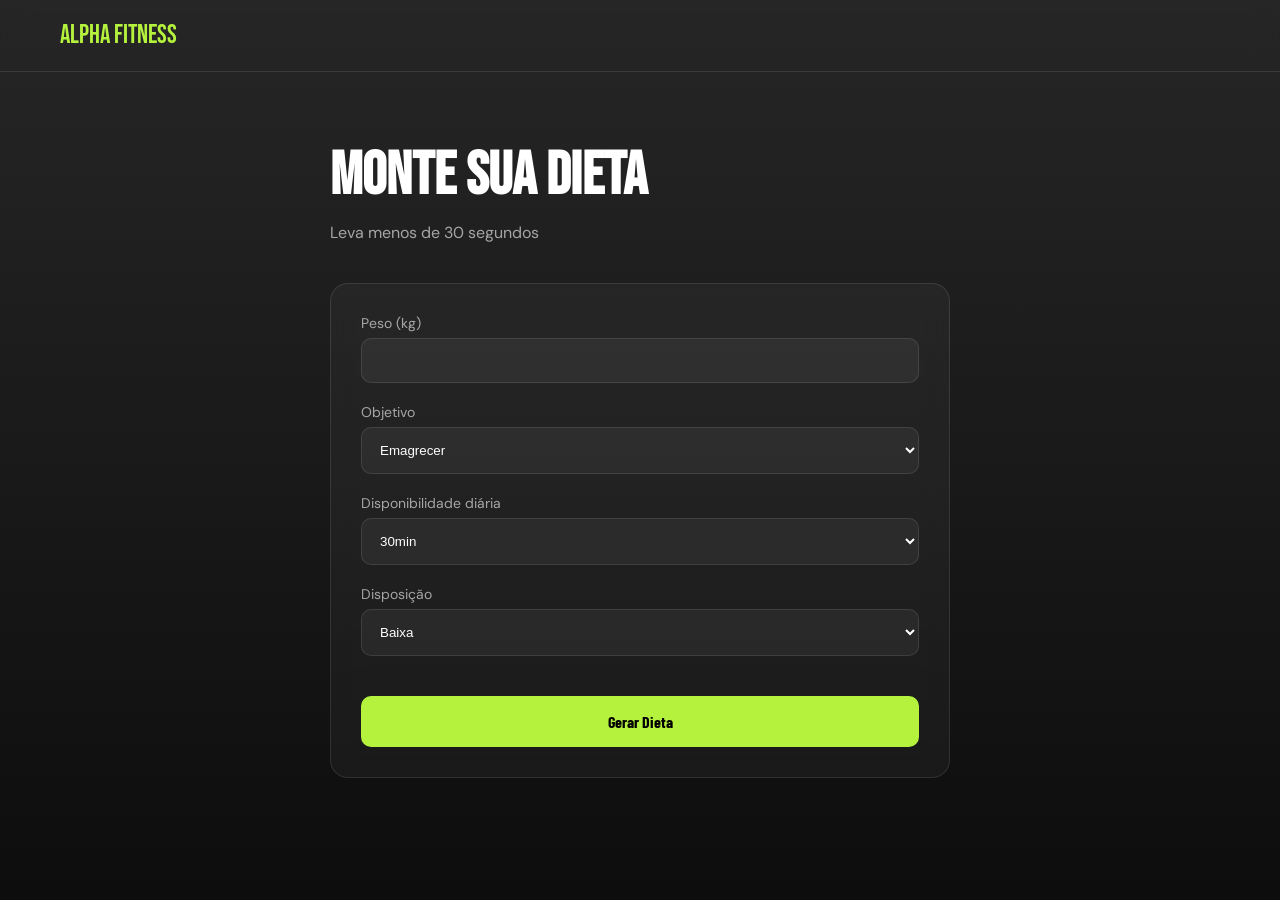
<file: questionario.html>
<!DOCTYPE html>
<html lang="pt-br">
<head>
<meta charset="UTF-8">
<meta name="viewport" content="width=device-width, initial-scale=1.0">

<title>Questionário - Alpha Fitness</title>

<link href="https://fonts.googleapis.com/css2?family=Bebas+Neue&family=Barlow+Condensed:wght@400;600;700&family=DM+Sans:wght@300;400;500&display=swap" rel="stylesheet">

<style>
*{margin:0;padding:0;box-sizing:border-box;}

:root{
  --lime:#b5f23d;
  --white:#fff;
  --muted:rgba(255,255,255,0.6);
  --line:rgba(255,255,255,0.1);
}

body{
  font-family:'DM Sans',sans-serif;
  color:var(--white);
  background:
  linear-gradient(rgba(0,0,0,0.85),rgba(0,0,0,0.95)),
  url('https://images.unsplash.com/photo-1554284126-aa88f22d8b74?w=1800') center/cover;
  min-height:100vh;
}

/* NAV */
nav{
  position:fixed;
  width:100%;
  padding:20px 60px;
  display:flex;
  justify-content:space-between;
  backdrop-filter:blur(12px);
  border-bottom:1px solid var(--line);
}

/* CONTAINER */
.container{
  max-width:700px;
  margin:auto;
  padding:140px 40px 60px;
}

/* TITLES */
h1{
  font-family:'Bebas Neue';
  font-size:60px;
  margin-bottom:10px;
}

.sub{
  color:var(--muted);
  margin-bottom:40px;
}

/* FORM CARD */
.form-box{
  background:rgba(255,255,255,0.04);
  border:1px solid var(--line);
  border-radius:18px;
  padding:30px;
  backdrop-filter:blur(12px);

  opacity:0;
  transform:translateY(40px) scale(0.98);
  transition:.8s cubic-bezier(.16,1,.3,1);
}

.form-box.show{
  opacity:1;
  transform:translateY(0) scale(1);
}

/* INPUT */
.input-group{
  margin-bottom:20px;
}

label{
  display:block;
  margin-bottom:6px;
  color:var(--muted);
  font-size:14px;
}

input,select{
  width:100%;
  padding:14px;
  border-radius:10px;
  border:1px solid var(--line);
  background:rgba(255,255,255,0.05);
  color:#fff;
  outline:none;
}

/* BUTTON */
.btn{
  width:100%;
  margin-top:20px;
  background:var(--lime);
  color:#000;
  padding:16px;
  border:none;
  border-radius:10px;
  font-family:'Barlow Condensed';
  font-weight:700;
  font-size:16px;
  cursor:pointer;
  position:relative;
  overflow:hidden;
}

.btn::after{
  content:'';
  position:absolute;
  left:-100%;
  top:0;
  width:100%;
  height:100%;
  background:linear-gradient(90deg,transparent,rgba(255,255,255,0.3),transparent);
  transition:.4s;
}

.btn:hover::after{
  left:100%;
}
.logo>a{
  text-decoration: none;
  color: var(--lime);
}
</style>
</head>

<body>

<nav>
  <div class="logo" style="color:var(--lime);font-family:'Bebas Neue';font-size:26px;">
   <a href="index.html">Alpha Fitness</a> 
  </div>
</nav>

<div class="container">

  <h1>Monte sua Dieta</h1>
  <p class="sub">Leva menos de 30 segundos</p>

  <form class="form-box" id="form">

    <div class="input-group">
      <label>Peso (kg)</label>
      <input type="number" id="peso" required>
    </div>

    <div class="input-group">
      <label>Objetivo</label>
      <select id="objetivo">
        <option value="emagrecer">Emagrecer</option>
        <option value="hipertrofia">Hipertrofia</option>
        <option value="manter">Manter</option>
      </select>
    </div>

    <div class="input-group">
      <label>Disponibilidade diária</label>
      <select id="tempo">
        <option>30min</option>
        <option>1h</option>
        <option>2h+</option>
      </select>
    </div>

    <div class="input-group">
      <label>Disposição</label>
      <select id="disposicao">
        <option>Baixa</option>
        <option>Média</option>
        <option>Alta</option>
      </select>
    </div>

    <button class="btn">Gerar Dieta</button>

  </form>

</div>

<script>
/* ANIMAÇÃO */
setTimeout(()=>{
  document.querySelector(".form-box").classList.add("show");
},200);

/* SUBMIT */
document.getElementById("form").addEventListener("submit",function(e){
  e.preventDefault();

  const dados = {
    peso: document.getElementById("peso").value,
    objetivo: document.getElementById("objetivo").value,
    tempo: document.getElementById("tempo").value,
    disposicao: document.getElementById("disposicao").value
  };

  localStorage.setItem("dadosUsuario", JSON.stringify(dados));

  window.location.href = "dieta.html";
});
</script>

</body>
</html>
</file>
<file: style.css>
* { margin:0; padding:0; box-sizing:border-box; }

:root {
  --lime:#b5f23d;
  --lime-dim:rgba(181,242,61,0.12);
  --lime-border:rgba(181,242,61,0.28);
  --white:#fff;
  --off:rgba(255,255,255,0.65);
  --muted:rgba(255,255,255,0.38);
  --line:rgba(255,255,255,0.1);
  --bg:#080a0e;
}

body {
  font-family:'DM Sans',sans-serif;
  background:var(--bg);
  color:var(--white);
}

/* NAV */
nav{
  position:fixed;
  width:100%;
  top:0;
  display:flex;
  justify-content:space-between;
  align-items:center;
  padding:20px 60px;
  background:rgba(8,10,14,0.75);
  backdrop-filter:blur(18px);
  border-bottom:1px solid var(--line);
  z-index:100;
}

.logo{
  font-family:'Bebas Neue';
  font-size:28px;
  letter-spacing:3px;
  color:var(--lime);
  text-decoration: none;
}

.logo>a{
  text-decoration: none;
  color: var(--lime);
}

.nav-links{
  display:flex;
  gap:30px;
  list-style:none;
}

.nav-links a{
  color:var(--muted);
  text-decoration:none;
  font-size:14px;
}

.nav-links a:hover{ color:var(--white); }


.btn{
  background:var(--lime);
  color:#080a0e;
  padding:14px 28px;
  border-radius:10px;
  text-decoration:none;
  font-family:'Barlow Condensed';
  font-weight:700;
  letter-spacing:1px;
  position:relative;
  overflow:hidden;
}

.btn::after{
  content:'';
  position:absolute;
  left:-100%;
  top:0;
  width:100%;
  height:100%;
  background:linear-gradient(90deg,transparent,rgba(255,255,255,0.3),transparent);
  transition:.4s;
}

.btn:hover::after{ left:100%; }


.hero{
  height:100vh;
  display:flex;
  align-items:center;
  padding:0 60px;
  background:
  linear-gradient(to right, rgba(0,0,0,0.85), rgba(0,0,0,0.3)),
  url('https://images.unsplash.com/photo-1517836357463-d25dfeac3438?w=1800') center/cover;
}

.hero h1{
  font-family:'Bebas Neue';
  font-size:90px;
  line-height:.9;
}

.hero h1 span{ color:var(--lime); }

.hero p{
  margin:20px 0;
  color:var(--off);
  max-width:400px;
}


.section{
  padding:100px 60px;
}

.title{
  font-family:'Bebas Neue';
  font-size:50px;
  margin-bottom:10px;
}

.sub{
  color:var(--muted);
  margin-bottom:40px;
}


.grid{
  display:grid;
  grid-template-columns:repeat(auto-fit,minmax(240px,1fr));
  gap:20px;
}

.card{
  background:rgba(255,255,255,0.03);
  border:1px solid var(--line);
  backdrop-filter:blur(10px);
  padding:30px;
  border-radius:14px;
}

.card:hover{
  border-color:var(--lime-border);
}


.plan{
  background:rgba(8,10,14,0.85);
  border:1px solid var(--line);
  backdrop-filter:blur(14px);
  padding:30px;
  border-radius:16px;
  transition:.2s;
}

.plan:hover{
  transform:translateY(-5px);
  border-color:var(--lime);
}

.price{
  font-family:'Bebas Neue';
  font-size:60px;
  color:var(--lime);
}

/* CTA */
.cta{
  text-align:center;
  padding:120px 60px;
}

.cta h2{
  font-family:'Bebas Neue';
  font-size:60px;
}


footer{
  padding:40px;
  text-align:center;
  border-top:1px solid var(--line);
  color:var(--muted);
}


.whats{
  position:fixed;
  bottom:20px;
  right:20px;
  background:#25d366;
  width:60px;
  height:60px;
  border-radius:50%;
  display:flex;
  align-items:center;
  justify-content:center;
  color:#fff;
  font-size:24px;
}
.menu-toggle{
  display:none;
  font-size:26px;
  cursor:pointer;
  color:var(--white);
}

/* RESPONSIVO */
@media(max-width:768px){

  nav{
    padding:20px;
  }

  /* HAMBURGER PREMIUM */
.menu-toggle{
  display:none;
  width:30px;
  height:22px;
  position:relative;
  cursor:pointer;
  z-index:1001;
}

.menu-toggle span{
  position:absolute;
  width:100%;
  height:3px;
  background:var(--white);
  left:0;
  transition:.4s;
  border-radius:2px;
}

.menu-toggle span:nth-child(1){ top:0; }
.menu-toggle span:nth-child(2){ top:9px; }
.menu-toggle span:nth-child(3){ bottom:0; }

/* ANIMAÇÃO PARA X */
.menu-toggle.active span:nth-child(1){
  transform:rotate(45deg);
  top:9px;
}

.menu-toggle.active span:nth-child(2){
  opacity:0;
}

.menu-toggle.active span:nth-child(3){
  transform:rotate(-45deg);
  bottom:10px;
}


/* Celular/tablet */
@media(max-width:768px){

  nav{
    padding:20px;
  }

  .menu-toggle{
    display:block;
  }

  .nav-links{
    position:fixed;
    top:0;
    right:-100%;
    height:100vh;
    width:75%;
    background:linear-gradient(180deg,#0b0f17,#080a0e);
    flex-direction:column;
    align-items:flex-start;
    padding:100px 30px;
    gap:30px;
    transition:.5s cubic-bezier(.77,0,.18,1);
    border-left:1px solid var(--line);
    box-shadow:-10px 0 40px rgba(0,0,0,0.6);
    z-index:1000;
  }

  .nav-links.active{
    right:0;
  }

  .nav-links a{
    font-size:20px;
    width:100%;
    position:relative;
  }

  .nav-links a::after{
    content:'';
    position:absolute;
    bottom:-5px;
    left:0;
    width:0;
    height:2px;
    background:var(--lime);
    transition:.3s;
  }

  .nav-links a:hover::after{
    width:100%;
  }

  .btn{
    display:none;
  }
}
}
</file>
